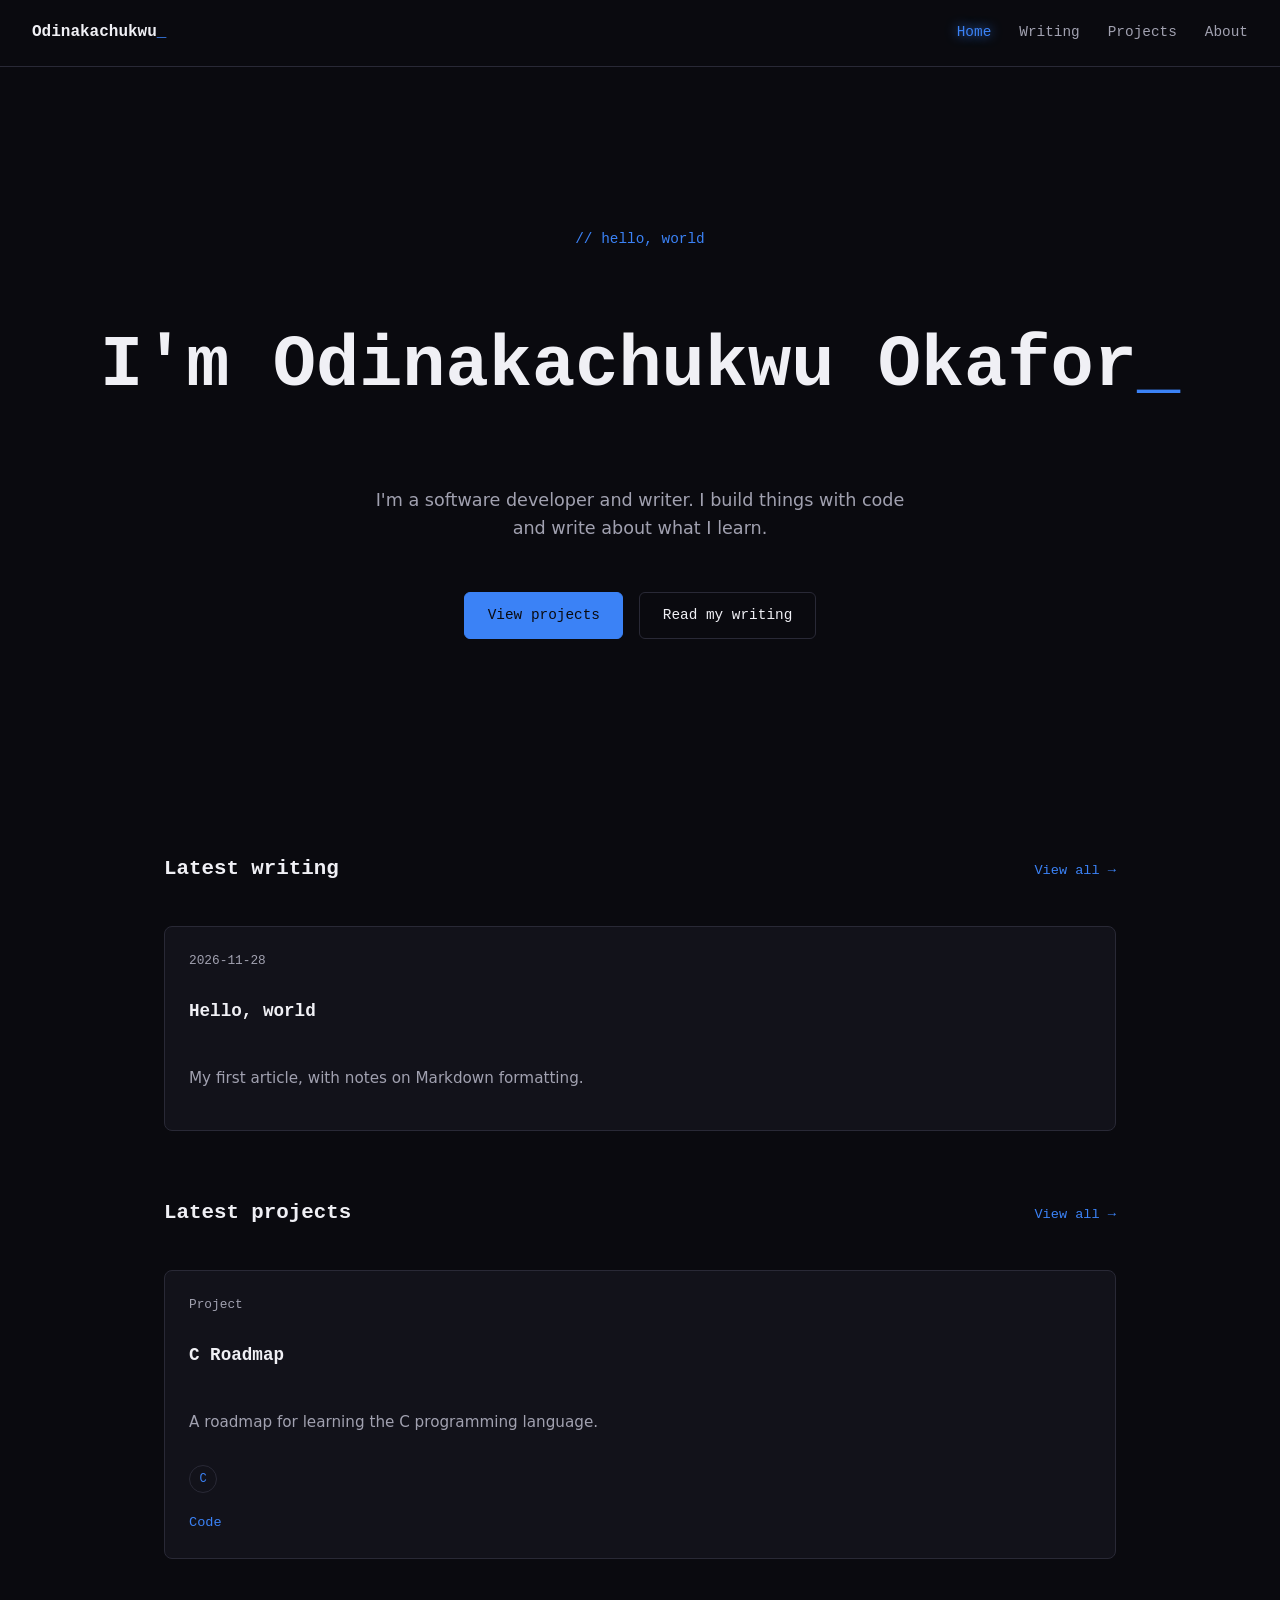
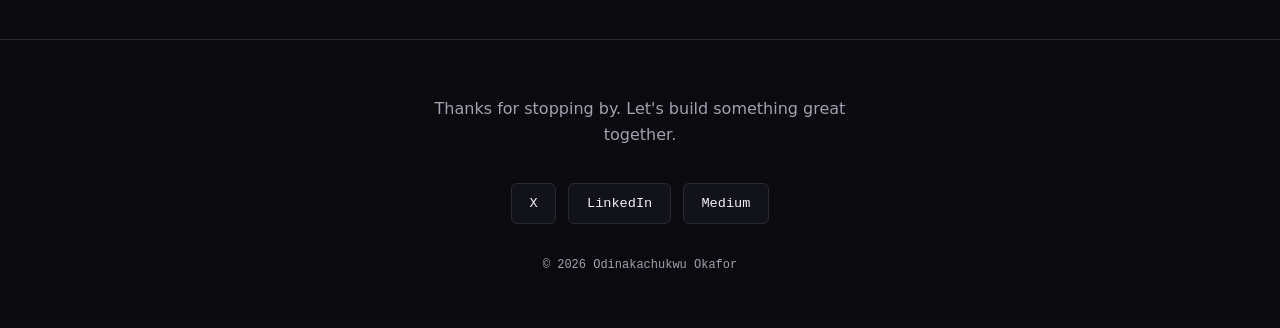
<file: index.html>
<!DOCTYPE html>
<html lang="en">
<head>
  <meta charset="UTF-8">
  <meta name="viewport" content="width=device-width, initial-scale=1.0">
  <title>Odinakachukwu Okafor | Portfolio</title>
  <link rel="stylesheet" href="style.css">
</head>
<body>
  <header class="navbar">
    <a href="index.html" class="logo">Odinakachukwu<span class="cursor">_</span></a>
    <nav aria-label="Primary navigation">
      <a href="index.html" class="active" aria-current="page">Home</a>
      <a href="writing.html">Writing</a>
      <a href="projects.html">Projects</a>
      <a href="about.html">About</a>
    </nav>
  </header>
  <main>
    <section class="hero">
      <p class="eyebrow">// hello, world</p>
      <h1>I'm Odinakachukwu Okafor<span class="cursor">_</span></h1>
      <p class="intro">I'm a software developer and writer. I build things with code and write about what I learn.</p>
      <div class="hero-actions">
        <a href="projects.html" class="btn btn-primary">View projects</a>
        <a href="writing.html" class="btn">Read my writing</a>
      </div>
    </section>
    <section class="section">
      <div class="section-head">
        <h2>Latest writing</h2>
        <a href="writing.html" class="see-all">View all &rarr;</a>
      </div>
      <div class="card-grid" id="latest-articles"><p class="empty">Loading writing...</p></div>
    </section>
    <section class="section">
      <div class="section-head">
        <h2>Latest projects</h2>
        <a href="projects.html" class="see-all">View all &rarr;</a>
      </div>
      <div class="card-grid" id="latest-projects"><p class="empty">Loading projects...</p></div>
    </section>
  </main>
  <footer class="footer">
    <p class="footer-message">Thanks for stopping by. Let's build something great together.</p>
    <div class="social-links">
      <a href="https://x.com/OdinakaB_Okafor" class="social-btn" target="_blank" rel="noopener noreferrer">X</a>
      <a href="https://www.linkedin.com/in/odinakachukwu-okafor-b32302418" class="social-btn" target="_blank" rel="noopener noreferrer">LinkedIn</a>
      <a href="https://medium.com/@odinakachukwuokaforblessed" class="social-btn" target="_blank" rel="noopener noreferrer">Medium</a>
    </div>
    <p class="footer-copy">&copy; 2026 Odinakachukwu Okafor</p>
  </footer>
  <script src="script.js"></script>
</body>
</html>
</file>
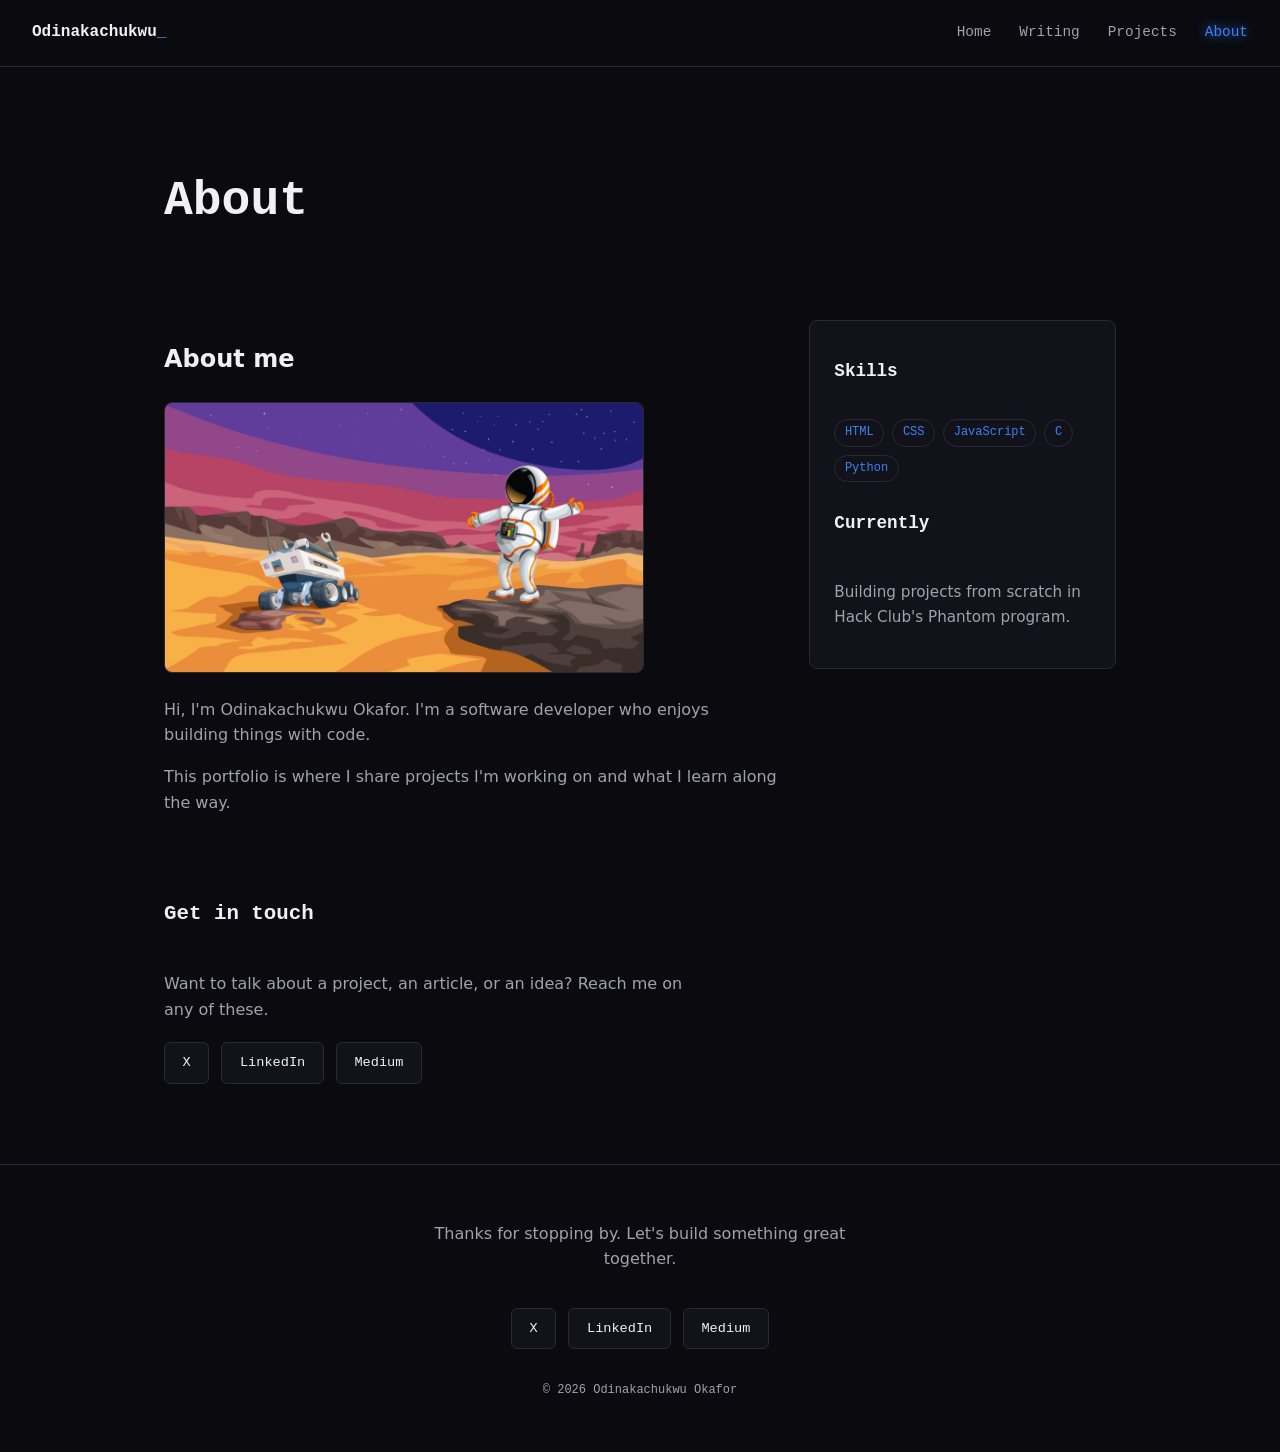
<file: about.html>
<!DOCTYPE html>
<html lang="en">
<head>
    <meta charset="UTF-8">
    <meta name="viewport" content="width=device-width, initial-scale=1.0">
    <title>About | Odinakachukwu Okafor</title>
    <link rel="stylesheet" href="style.css">
</head>
<body>
    <header class="navbar">
        <a href="index.html" class="logo">Odinakachukwu<span class="cursor">_</span></a>
            <nav aria-label="Primary navigation">
                <a href="index.html">Home</a>
                <a href="writing.html">Writing</a>
                <a href="projects.html">Projects</a>
                <a href="about.html" class="active" aria-current="page">About</a>
        </nav>
    </header>
    <main>
      <div class="page-header">
        <h1>About</h1>
      </div>
      <section class="section about">
        <div class="about-text">
          <h2>About me</h2>
          <img class="about-illustration" src="hi.jpg" alt="Illustration of an astronaut exploring a planet alongside a rover">
          <p>Hi, I'm Odinakachukwu Okafor. I'm a software developer who enjoys building things with code.</p>
          <p>This portfolio is where I share projects I'm working on and what I learn along the way.</p>
        </div>
        <aside class="card about-card">
          <h2 class="card-title">Skills</h2>
          <div class="tags">
            <span class="tag">HTML</span>
            <span class="tag">CSS</span>
            <span class="tag">JavaScript</span>
            <span class="tag">C</span>
            <span class="tag">Python</span>
          </div>
          <h2 class="card-title">Currently</h2>
          <p class="card-desc">Building projects from scratch in Hack Club's Phantom program.</p>
        </aside>
      </section>
      <section class="section">
        <div class="section-head">
          <h2>Get in touch</h2>
        </div>
        <p class="contact-text">Want to talk about a project, an article, or an idea? Reach me on any of these.</p>
        <div class="social-links about-links">
          <a href="https://x.com/OdinakaB_Okafor" class="social-btn" target="_blank" rel="noopener noreferrer">X</a>
          <a href="https://www.linkedin.com/in/odinakachukwu-okafor-b32302418" class="social-btn" target="_blank" rel="noopener noreferrer">LinkedIn</a>
          <a href="https://medium.com/@odinakachukwuokaforblessed" class="social-btn" target="_blank" rel="noopener noreferrer">Medium</a>
        </div>
      </section>
    </main>
    <footer class="footer">
        <p class="footer-message">Thanks for stopping by. Let's build something great together.</p>
        <div class="social-links">
          <a href="https://x.com/OdinakaB_Okafor" class="social-btn" target="_blank" rel="noopener noreferrer">X</a>
          <a href="https://www.linkedin.com/in/odinakachukwu-okafor-b32302418" class="social-btn" target="_blank" rel="noopener noreferrer">LinkedIn</a>
          <a href="https://medium.com/@odinakachukwuokaforblessed" class="social-btn" target="_blank" rel="noopener noreferrer">Medium</a>
        </div>
        <p class="footer-copy">&copy; 2026 Odinakachukwu Okafor</p>
    </footer>
    
  <script src="script.js"></script>
</body>
</html>
</file>
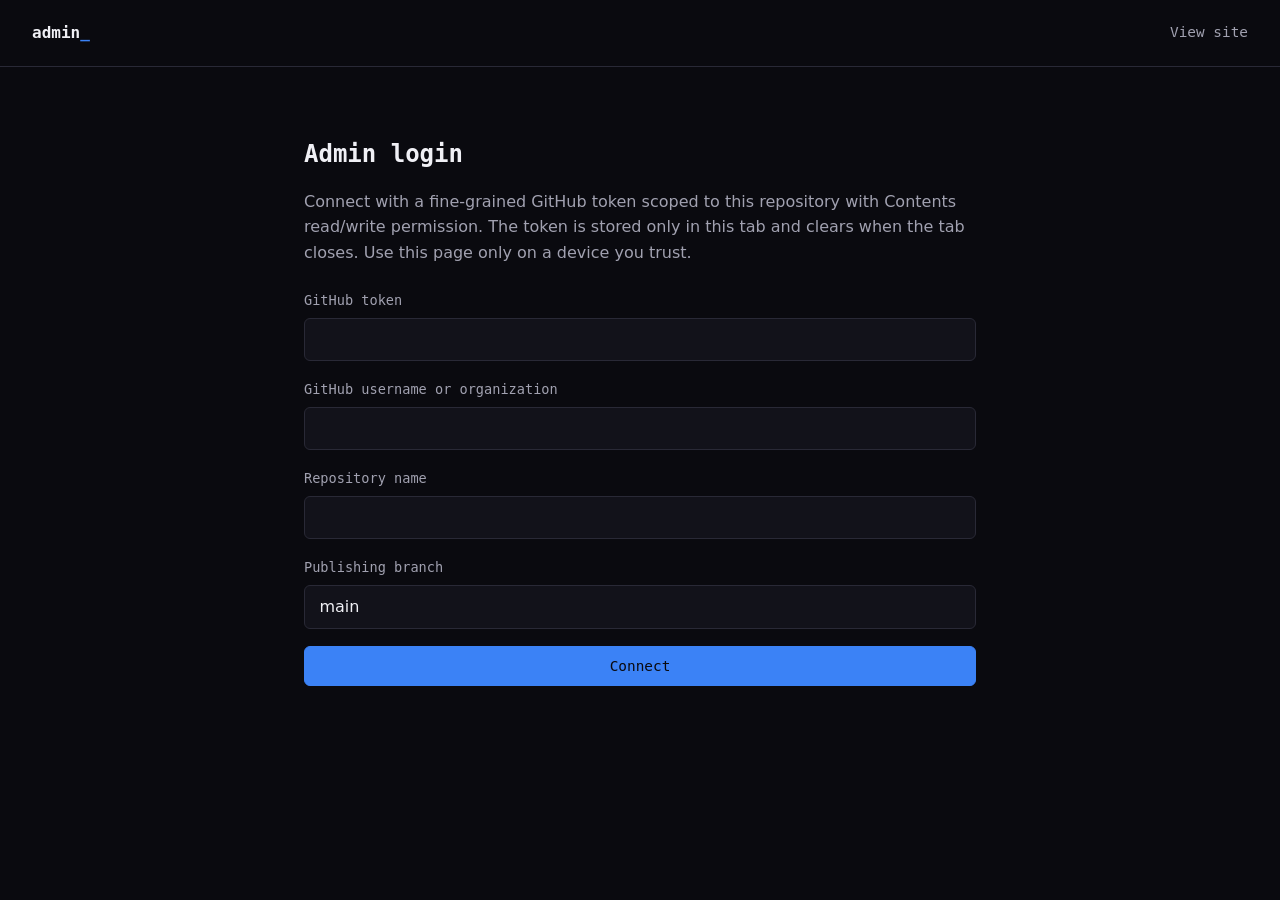
<file: admin.html>
<!DOCTYPE html>
<html lang="en">
<head>
  <meta charset="UTF-8">
  <meta name="viewport" content="width=device-width, initial-scale=1.0">
  <meta name="robots" content="noindex, nofollow">
  <title>Admin | Odinakachukwu Okafor</title>
  <link rel="stylesheet" href="style.css">
</head>
<body>
  <header class="navbar">
    <a href="index.html" class="logo">admin<span class="cursor">_</span></a>
    <nav aria-label="Admin navigation">
      <a href="index.html">View site</a>
    </nav>
  </header>

  <main class="admin">
    <p id="status" class="status" role="status" aria-live="polite" hidden></p>

    <section id="login-panel">
      <h1>Admin login</h1>
      <p class="muted">Connect with a fine-grained GitHub token scoped to this repository with Contents read/write permission. The token is stored only in this tab and clears when the tab closes. Use this page only on a device you trust.</p>
      <form id="login-form" class="form">
        <label for="token">GitHub token
          <input type="password" id="token" autocomplete="off" required>
        </label>
        <label for="owner">GitHub username or organization
          <input type="text" id="owner" autocomplete="username" required>
        </label>
        <label for="repo">Repository name
          <input type="text" id="repo" required>
        </label>
        <label for="branch">Publishing branch
          <input type="text" id="branch" value="main" required>
        </label>
        <button class="btn btn-primary" type="submit">Connect</button>
      </form>
    </section>

    <section id="editor" hidden>
      <div class="admin-bar">
        <div class="tabs" role="tablist" aria-label="Content type">
          <button class="tab active" id="articles-tab" data-tab="articles" type="button" role="tab" aria-selected="true">Articles</button>
          <button class="tab" id="projects-tab" data-tab="projects" type="button" role="tab" aria-selected="false">Projects</button>
        </div>
        <button class="btn" id="logout" type="button">Sign out</button>
      </div>

      <section id="panel-articles" role="tabpanel" aria-labelledby="articles-tab">
        <label class="select-label" for="article-select">Edit an existing article or write a new one
          <select id="article-select"></select>
        </label>
        <form id="article-form" class="form">
          <label for="a-title">Title
            <input type="text" id="a-title" required>
          </label>
          <label for="a-date">Date
            <input type="date" id="a-date" required>
          </label>
          <label for="a-slug">Slug (Markdown filename without extension)
            <input type="text" id="a-slug" pattern="[a-z0-9-]+" required>
          </label>
          <label for="a-summary">Summary
            <textarea id="a-summary" rows="2" required></textarea>
          </label>
          <label for="a-content">Article (Markdown)
            <textarea id="a-content" rows="16" required></textarea>
          </label>
          <div class="form-actions">
            <button class="btn btn-primary" type="submit">Publish article</button>
            <button class="btn btn-danger" id="a-delete" type="button" hidden>Delete article</button>
          </div>
        </form>
      </section>

      <section id="panel-projects" role="tabpanel" aria-labelledby="projects-tab" hidden>
        <label class="select-label" for="project-select">Edit an existing project or add a new one
          <select id="project-select"></select>
        </label>
        <form id="project-form" class="form">
          <label for="p-title">Title
            <input type="text" id="p-title" required>
          </label>
          <label for="p-description">Description
            <textarea id="p-description" rows="3" required></textarea>
          </label>
          <label for="p-tech">Technologies (separate with commas)
            <input type="text" id="p-tech" placeholder="HTML, CSS, JavaScript">
          </label>
          <label for="p-live">Live link (optional)
            <input type="url" id="p-live">
          </label>
          <label for="p-code">Code link (optional)
            <input type="url" id="p-code">
          </label>
          <div class="form-actions">
            <button class="btn btn-primary" type="submit">Publish project</button>
            <button class="btn btn-danger" id="p-delete" type="button" hidden>Delete project</button>
          </div>
        </form>
      </section>
    </section>
  </main>

  <script src="admin.js"></script>
</body>
</html>
</file>
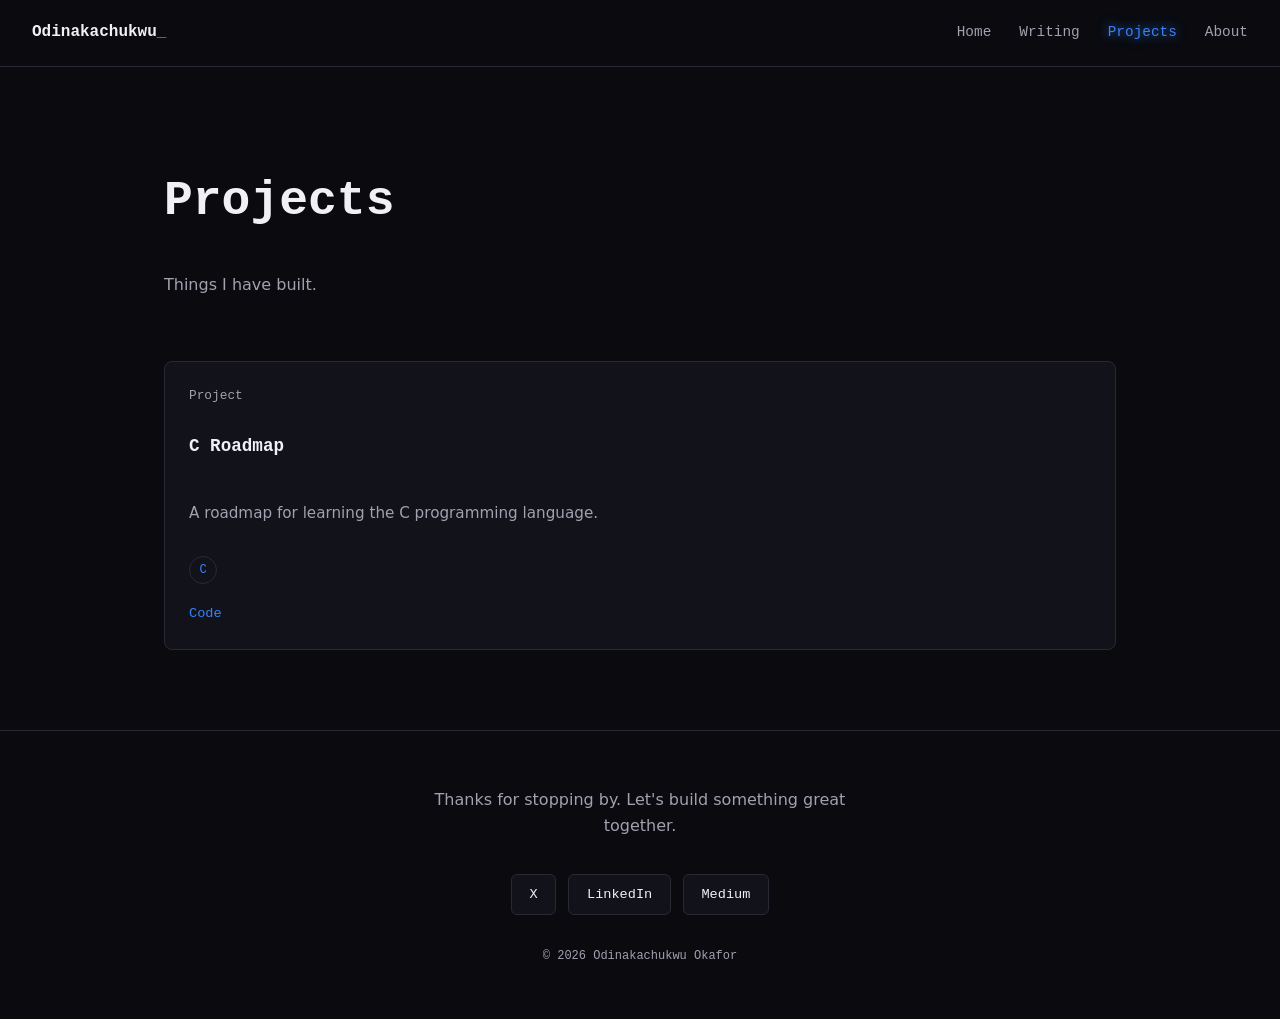
<file: projects.html>
<!DOCTYPE html>
<html lang="en">
<head>
  <meta charset="UTF-8">
  <meta name="viewport" content="width=device-width, initial-scale=1.0">
  <title>Projects | Odinakachukwu Okafor</title>
  <link rel="stylesheet" href="style.css">
</head>
<body>
  <header class="navbar">
    <a href="index.html" class="logo">Odinakachukwu<span class="cursor">_</span></a>
    <nav aria-label="Primary navigation">
      <a href="index.html">Home</a>
      <a href="writing.html">Writing</a>
      <a href="projects.html" class="active" aria-current="page">Projects</a>
      <a href="about.html">About</a>
    </nav>
  </header>

  <main>
    <div class="page-header">
      <h1>Projects</h1>
      <p>Things I have built.</p>
    </div>
    <section class="section">
      <div class="card-grid" id="all-projects"><p class="empty">Loading projects...</p></div>
    </section>
  </main>

  <footer class="footer">
    <p class="footer-message">Thanks for stopping by. Let's build something great together.</p>
    <div class="social-links">
      <a href="https://x.com/OdinakaB_Okafor" class="social-btn" target="_blank" rel="noopener noreferrer">X</a>
      <a href="https://www.linkedin.com/in/odinakachukwu-okafor-b32302418" class="social-btn" target="_blank" rel="noopener noreferrer">LinkedIn</a>
      <a href="https://medium.com/@odinakachukwuokaforblessed" class="social-btn" target="_blank" rel="noopener noreferrer">Medium</a>
    </div>
    <p class="footer-copy">&copy; 2026 Odinakachukwu Okafor</p>
  </footer>
  <script src="script.js"></script>
</body>
</html>
</file>
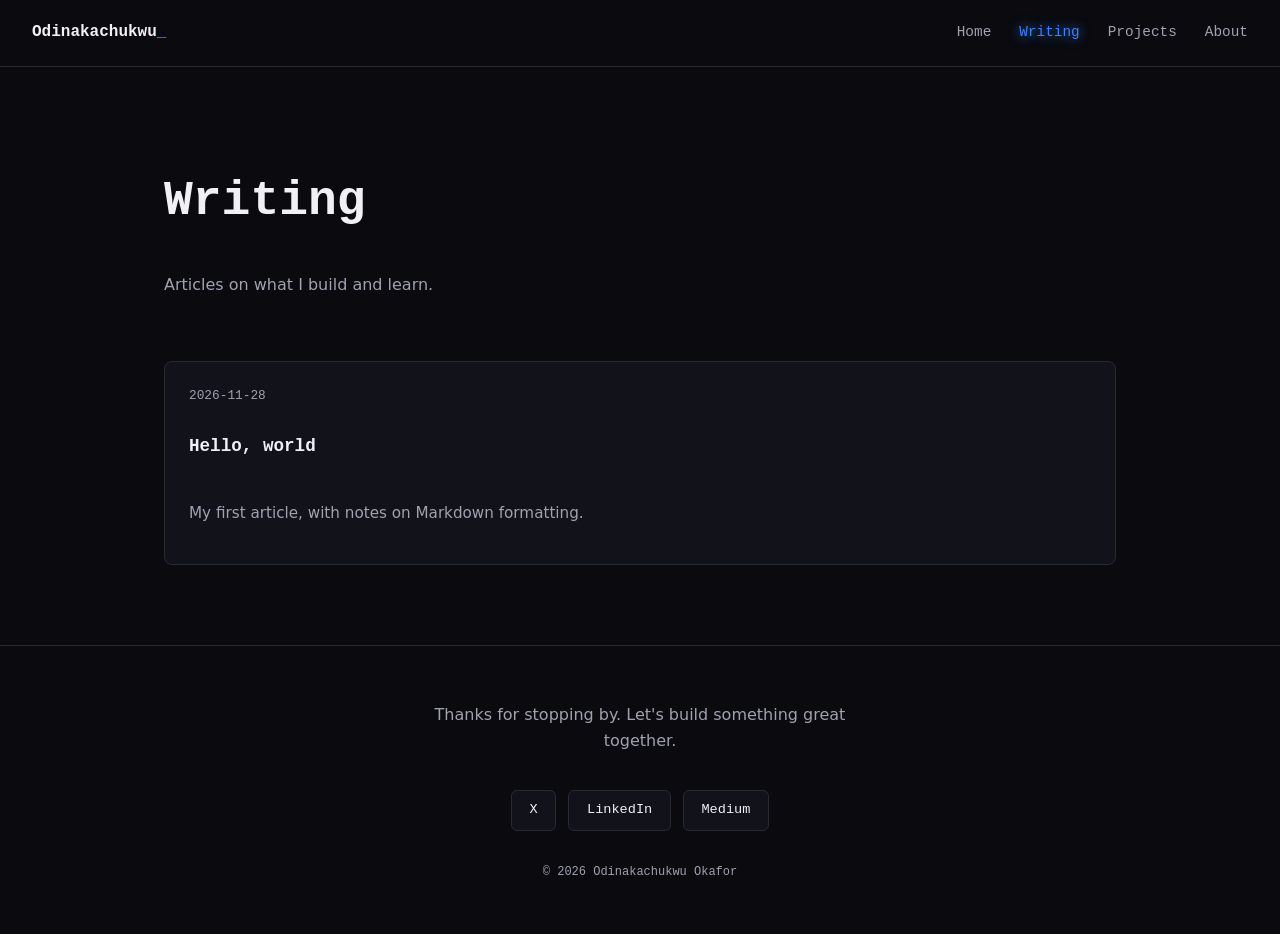
<file: writing.html>
<!DOCTYPE html>
<html lang="en">
<head>
  <meta charset="UTF-8">
  <meta name="viewport" content="width=device-width, initial-scale=1.0">
  <title>Writing | Odinakachukwu Okafor</title>
  <link rel="stylesheet" href="style.css">
</head>
<body>
  <header class="navbar">
    <a href="index.html" class="logo">Odinakachukwu<span class="cursor">_</span></a>
    <nav aria-label="Primary navigation">
      <a href="index.html">Home</a>
      <a href="writing.html" class="active" aria-current="page">Writing</a>
      <a href="projects.html">Projects</a>
      <a href="about.html">About</a>
    </nav>
  </header>

  <main>
    <div class="page-header">
      <h1>Writing</h1>
      <p>Articles on what I build and learn.</p>
    </div>
    <section class="section">
      <div class="card-grid" id="all-articles"><p class="empty">Loading writing...</p></div>
    </section>
  </main>

  <footer class="footer">
    <p class="footer-message">Thanks for stopping by. Let's build something great together.</p>
    <div class="social-links">
      <a href="https://x.com/OdinakaB_Okafor" class="social-btn" target="_blank" rel="noopener noreferrer">X</a>
      <a href="https://www.linkedin.com/in/odinakachukwu-okafor-b32302418" class="social-btn" target="_blank" rel="noopener noreferrer">LinkedIn</a>
      <a href="https://medium.com/@odinakachukwuokaforblessed" class="social-btn" target="_blank" rel="noopener noreferrer">Medium</a>
    </div>
    <p class="footer-copy">&copy; 2026 Odinakachukwu Okafor</p>
  </footer>

  <script src="script.js"></script>
</body>
</html>
</file>
<file: style.css>
:root {
  color-scheme: dark;
  --bg: #0a0a0f;
  --surface: #12121a;
  --border: #292936;
  --text: #f0f0f5;
  --muted: #a1a1b0;
  --accent: #3b82f6;
  --font-mono: "JetBrains Mono", "SFMono-Regular", Consolas, monospace;
  --font-sans: Inter, ui-sans-serif, system-ui, sans-serif;
}

* {
  box-sizing: border-box;
}

html {
  min-width: 320px;
  scroll-behavior: smooth;
}

body {
  min-height: 100vh;
  margin: 0;
  background: var(--bg);
  color: var(--text);
  font-family: var(--font-sans);
  line-height: 1.6;
}

a {
  color: inherit;
  text-decoration: none;
}

a:focus-visible {
  outline: 2px solid var(--accent);
  outline-offset: 4px;
}

img {
  display: block;
  max-width: 100%;
}

.navbar {
  display: flex;
  justify-content: space-between;
  align-items: center;
  gap: 1rem;
  padding: 1.25rem clamp(1rem, 4vw, 2rem);
  border-bottom: 1px solid var(--border);
}
.logo { font-family: var(--font-mono); font-weight: 700; }
.cursor { color: var(--accent); animation: blink 1s steps(1) infinite; }
@keyframes blink { 50% { opacity: 0; } }
.navbar nav { display: flex; gap: 1.75rem; }
.navbar nav a {
  color: var(--muted);
  font-family: var(--font-mono);
  font-size: 0.9rem;
  transition: color 0.2s;
}
.navbar nav a:hover,
.navbar nav a.active { color: var(--accent); }
.navbar nav a.active { text-shadow: 0 0 12px var(--accent); }
.navbar nav a[aria-current="page"] { color: var(--accent); }
.hero {
  min-height: 80vh;
  display: flex;
  flex-direction: column;
  align-items: center;
  justify-content: center;
  text-align: center;
  padding: 4rem 1.5rem;
}
.eyebrow {
  font-family: var(--font-mono);
  color: var(--accent);
  font-size: 0.9rem;
  margin-bottom: 1rem;
}
.hero h1 {
  font-family: var(--font-mono);
  font-size: clamp(2.2rem, 7vw, 4.5rem);
  line-height: 1.1;
}
.intro {
  max-width: 34rem;
  margin-top: 1.25rem;
  color: var(--muted);
  font-size: 1.1rem;
}
.hero-actions {
  display: flex;
  flex-wrap: wrap;
  justify-content: center;
  gap: 1rem;
  margin-top: 2rem;
}
.btn {
  font-family: var(--font-mono);
  font-size: 0.9rem;
  padding: 0.7rem 1.4rem;
  border: 1px solid var(--border);
  border-radius: 6px;
  transition: border-color 0.2s, color 0.2s;
}
.btn:hover { border-color: var(--accent); color: var(--accent); }
.btn-primary { background: var(--accent); border-color: var(--accent); color: var(--bg); }
.btn-primary:hover { color: var(--bg); opacity: 0.85; }
.footer {
  display: flex;
  flex-direction: column;
  align-items: center;
  gap: 1.25rem;
  margin-top: 5rem;
  padding: 2.5rem 1.5rem;
  border-top: 1px solid var(--border);
  text-align: center;
}
.footer-message {
  max-width: 30rem;
  color: var(--muted);
}
.social-links {
  display: flex;
  flex-wrap: wrap;
  justify-content: center;
  gap: 0.75rem;
}
.social-btn {
  font-family: var(--font-mono);
  font-size: 0.85rem;
  padding: 0.55rem 1.1rem;
  background: var(--surface);
  border: 1px solid var(--border);
  border-radius: 6px;
  transition: border-color 0.2s, color 0.2s;
}
.social-btn:hover {
  border-color: var(--accent);
  color: var(--accent);
}
.footer-copy {
  font-family: var(--font-mono);
  font-size: 0.75rem;
  color: var(--muted);
}
.section {
  max-width: 1000px;
  margin: 0 auto;
  padding: 3rem 1.5rem 0;
}
.section-head {
  display: flex;
  justify-content: space-between;
  align-items: baseline;
  margin-bottom: 1.5rem;
}
.section-head h2 {
  font-family: var(--font-mono);
  font-size: 1.3rem;
}
.see-all {
  font-family: var(--font-mono);
  font-size: 0.85rem;
  color: var(--accent);
}
.see-all:hover { text-decoration: underline; }
.page-header {
  max-width: 1000px;
  margin: 0 auto;
  padding: 4rem 1.5rem 0;
}
.page-header h1 {
  font-family: var(--font-mono);
  font-size: clamp(2rem, 6vw, 3rem);
}
.page-header p {
  margin-top: 0.5rem;
  color: var(--muted);
}
.empty {
  color: var(--muted);
  font-family: var(--font-mono);
  font-size: 0.9rem;
}
.card-grid {
  display: grid;
  grid-template-columns: repeat(auto-fit, minmax(min(100%, 260px), 1fr));
  gap: 1.25rem;
}
.card {
  display: flex;
  min-width: 0;
  flex-direction: column;
  gap: 0.6rem;
  padding: 1.5rem;
  background: var(--surface);
  border: 1px solid var(--border);
  border-radius: 8px;
  transition: border-color 0.2s, transform 0.2s;
}
a.card:hover,
.card:hover {
  border-color: var(--accent);
  transform: translateY(-3px);
}
.card-title {
  font-family: var(--font-mono);
  font-size: 1.1rem;
  line-height: 1.4;
  overflow-wrap: anywhere;
}
.card-meta {
  color: var(--muted);
  font-family: var(--font-mono);
  font-size: 0.8rem;
}
.card-desc {
  color: var(--muted);
  font-size: 0.95rem;
}
.tags {
  display: flex;
  flex-wrap: wrap;
  gap: 0.5rem;
  margin-top: 0.4rem;
}
.tag {
  padding: 0.2rem 0.6rem;
  border: 1px solid var(--border);
  border-radius: 999px;
  color: var(--accent);
  font-family: var(--font-mono);
  font-size: 0.75rem;
}
.card-links {
  display: flex;
  gap: 1rem;
  margin-top: auto;
  padding-top: 0.6rem;
  font-family: var(--font-mono);
  font-size: 0.85rem;
}
.card-links a,
.article-body a {
  color: var(--accent);
}
.card-links a:hover,
.article-body a:hover {
  text-decoration: underline;
}
.article {
  max-width: 720px;
  margin: 0 auto;
  padding: 4rem 1.5rem 0;
}
.article h1 {
  font-family: var(--font-mono);
  font-size: clamp(1.8rem, 5vw, 2.6rem);
  line-height: 1.2;
  margin: 0.5rem 0 2rem;
}
.back {
  display: inline-block;
  margin-bottom: 1.5rem;
  font-family: var(--font-mono);
  font-size: 0.85rem;
  color: var(--accent);
}
.back:hover { text-decoration: underline; }
.article-body > * + * { margin-top: 1.1rem; }
.article-body h2,
.article-body h3 {
  font-family: var(--font-mono);
  margin-top: 2.2rem;
}
.article-body ul,
.article-body ol { padding-left: 1.4rem; }
.article-body code {
  font-family: var(--font-mono);
  font-size: 0.9em;
  background: var(--surface);
  padding: 0.15rem 0.4rem;
  border-radius: 4px;
}
.article-body pre {
  background: var(--surface);
  border: 1px solid var(--border);
  border-radius: 8px;
  padding: 1rem;
  overflow-x: auto;
}
.article-body pre code {
  background: none;
  padding: 0;
}
.article-body blockquote {
  border-left: 3px solid var(--accent);
  padding-left: 1rem;
  color: var(--muted);
}
.article-body img {
  max-width: 100%;
  border-radius: 8px;
}
.about {
  display: grid;
  grid-template-columns: 2fr 1fr;
  gap: 2rem;
  align-items: start;
}
.about-text p + p { margin-top: 1rem; }
.about-text p { color: var(--muted); }
.about-card { gap: 0.9rem; }
.about-card:hover {
  border-color: var(--border);
  transform: none;
}
.contact-text {
  max-width: 34rem;
  color: var(--muted);
}
.about-links {
  justify-content: flex-start;
  margin-top: 1.25rem;
}
.about-illustration {
  width: min(100%, 30rem);
  margin: 1.5rem 0;
  border: 1px solid var(--border);
  border-radius: 8px;
}
@media (max-width: 720px) {
  .about { grid-template-columns: 1fr; }
}

@media (max-width: 560px) {
  .navbar {
    align-items: flex-start;
  }
  .navbar nav {
    justify-content: flex-end;
    flex-wrap: wrap;
    gap: 0.5rem 0.8rem;
  }
  .navbar nav a {
    font-size: 0.8rem;
  }
  .section-head {
    gap: 1rem;
  }
}

@media (prefers-reduced-motion: reduce) {
  *,
  *::before,
  *::after {
    scroll-behavior: auto !important;
    animation-duration: 0.01ms !important;
    animation-iteration-count: 1 !important;
    transition-duration: 0.01ms !important;
  }
}

[hidden] {
  display: none !important;
}

.admin {
  max-width: 720px;
  margin: 0 auto;
  padding: 3rem 1.5rem 0;
}
.admin h1 {
  margin-bottom: 0.5rem;
  font-family: var(--font-mono);
}
.muted {
  margin-bottom: 1.5rem;
  color: var(--muted);
}
.form {
  display: flex;
  flex-direction: column;
  gap: 1.1rem;
}
.form label,
.select-label {
  display: flex;
  flex-direction: column;
  gap: 0.4rem;
  color: var(--muted);
  font-family: var(--font-mono);
  font-size: 0.85rem;
}
.select-label {
  margin-bottom: 1.5rem;
}
.form input,
.form textarea,
.select-label select {
  width: 100%;
  padding: 0.7rem 0.9rem;
  border: 1px solid var(--border);
  border-radius: 6px;
  background: var(--surface);
  color: var(--text);
  font-family: var(--font-sans);
  font-size: 1rem;
}
.form textarea {
  resize: vertical;
  font-family: var(--font-mono);
  font-size: 0.9rem;
}
.form input:focus,
.form textarea:focus,
.select-label select:focus {
  border-color: var(--accent);
  outline: 2px solid transparent;
}
.admin-bar {
  display: flex;
  flex-wrap: wrap;
  align-items: center;
  justify-content: space-between;
  gap: 1rem;
  margin-bottom: 1.5rem;
}
.tabs,
.form-actions {
  display: flex;
  flex-wrap: wrap;
  gap: 0.5rem;
}
.tab {
  padding: 0.5rem 1rem;
  border: 1px solid var(--border);
  border-radius: 6px;
  background: transparent;
  color: var(--muted);
  cursor: pointer;
  font-family: var(--font-mono);
  font-size: 0.9rem;
}
.tab.active {
  border-color: var(--accent);
  color: var(--accent);
}
button.btn {
  background: transparent;
  color: var(--text);
  cursor: pointer;
}
button.btn-primary {
  background: var(--accent);
  color: var(--bg);
}
.btn-danger:hover {
  border-color: #ff5c5c;
  color: #ff5c5c;
}
.status {
  margin-bottom: 1.5rem;
  padding: 0.8rem 1rem;
  border: 1px solid;
  border-radius: 6px;
  font-family: var(--font-mono);
  font-size: 0.85rem;
  overflow-wrap: anywhere;
}
.status.ok {
  border-color: var(--accent);
  color: var(--accent);
}
.status.error {
  border-color: #ff5c5c;
  color: #ff5c5c;
}

@media (max-width: 560px) {
  .form-actions > * {
    flex: 1 1 100%;
  }
}
</file>
